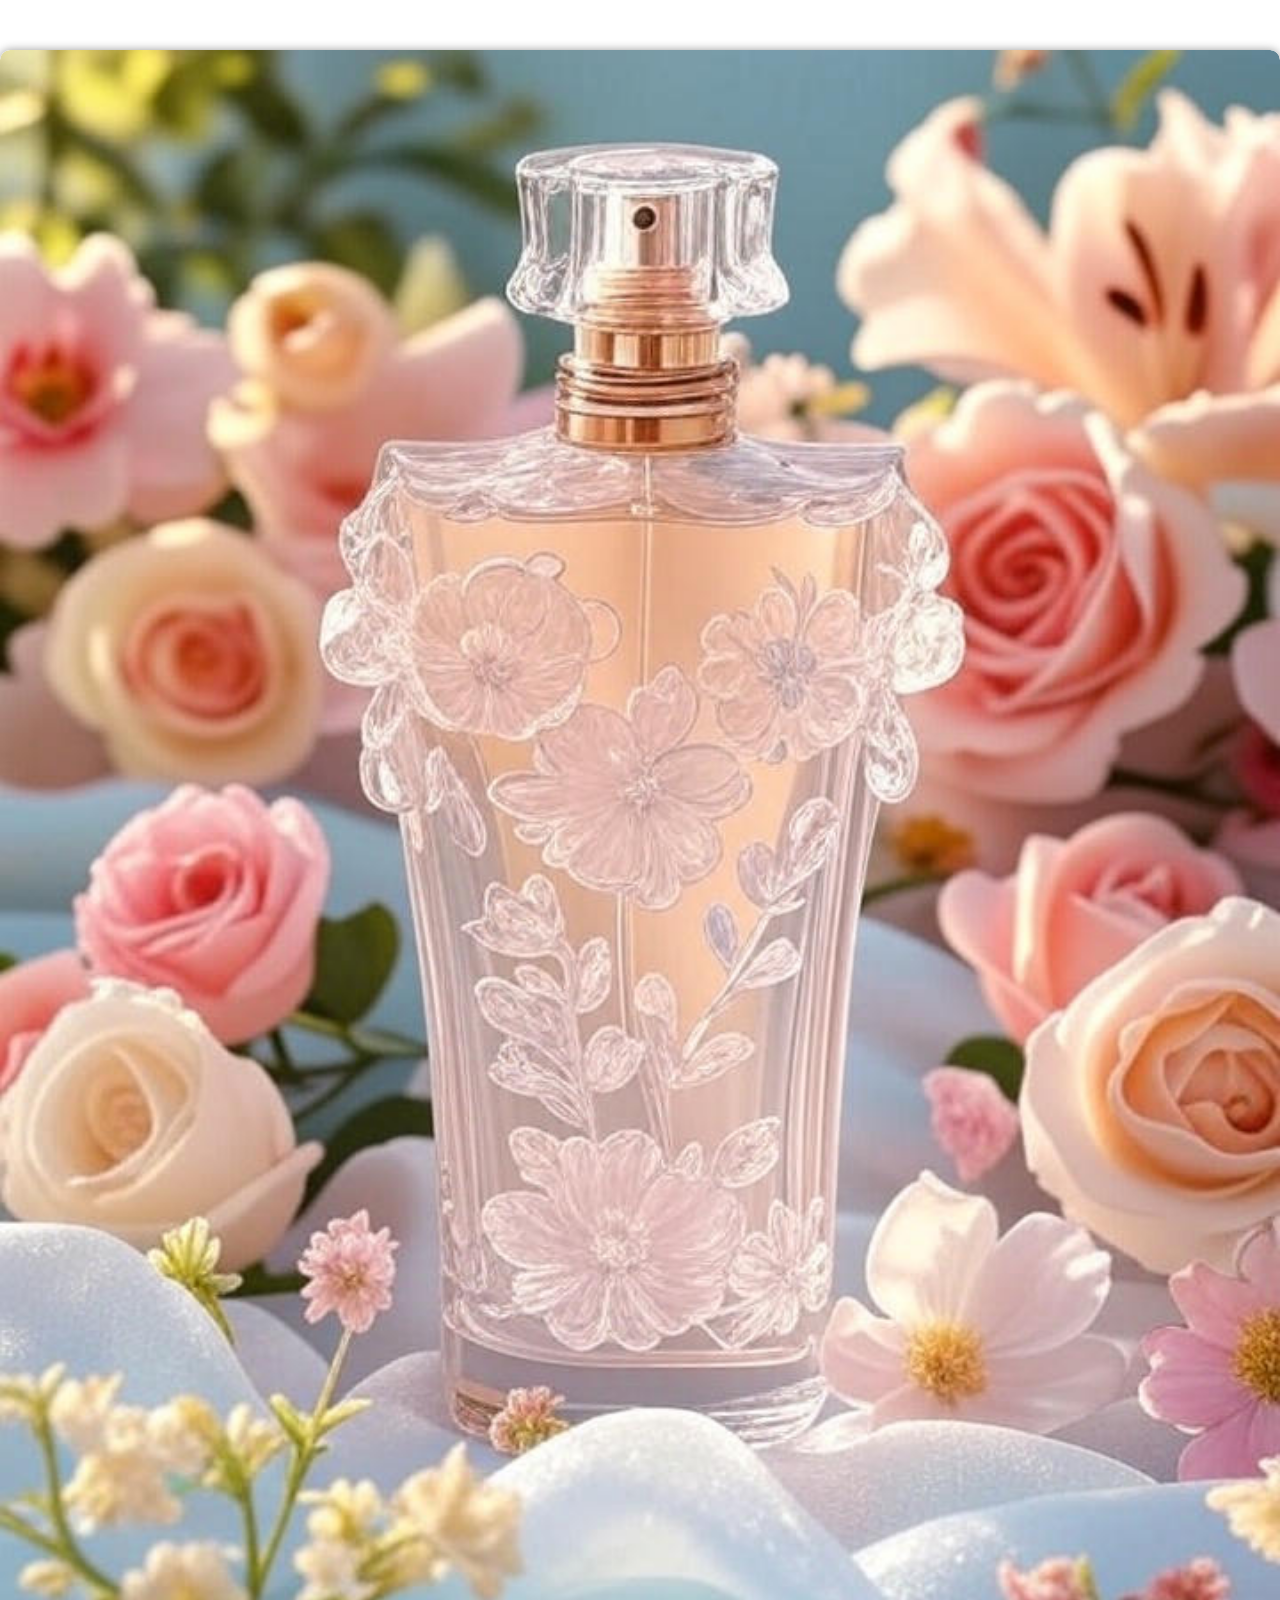
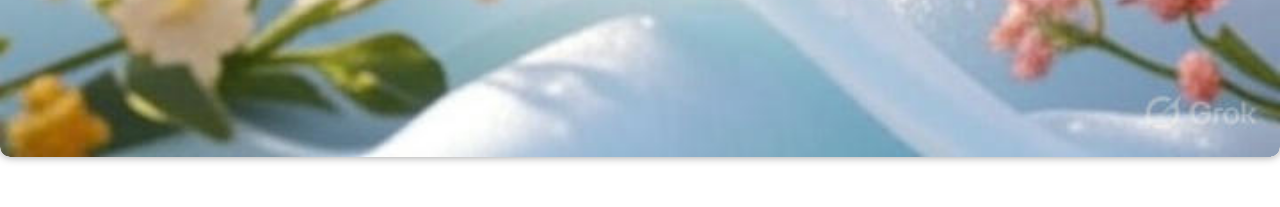
<file: Slide.html>
<!DOCTYPE html>
<html lang="en">
<head>
  <meta charset="UTF-8">
  <title>Image Slider</title>
  <style>
    * { box-sizing: border-box; }
    body { margin: 0; font-family: sans-serif; }

    .slider {
      width: 100%;
      max-width:100%;
      height:0 auto;
      margin: 50px auto;
      overflow: hidden;
      border-radius: 10px;
      box-shadow: 0 0 10px rgba(0,0,0,0.4);
      position: relative;
    }

    .slides {
      display: flex;
      width: 300%;
      height: 100%;
      animation: slide 20s infinite;
    }

    .slides img {
       border-radius: 10px;
      width: 100%;
      height: auto;
      object-fit: contain;
    }

    @keyframes slide {
      0%   { margin-left: 0%;   }
      33%  { margin-left: -100%; }
      66%  { margin-left: -100%; }
      100% { margin-left: 0%;   }
    }
  </style>
</head>
<body>

  <div class="slider">
    <div class="slides">
      <img src="1761585419_1760625054_perfume1.jpg" alt="Picha 1">
      <img src="1761585515_1760640890_1760625282_perfume3.jpg" alt="Picha 2">
      <img src="1761585419_1760625054_perfume1.jpg" alt="Picha 3">
    </div>
  </div>

</body>
</html>
</file>
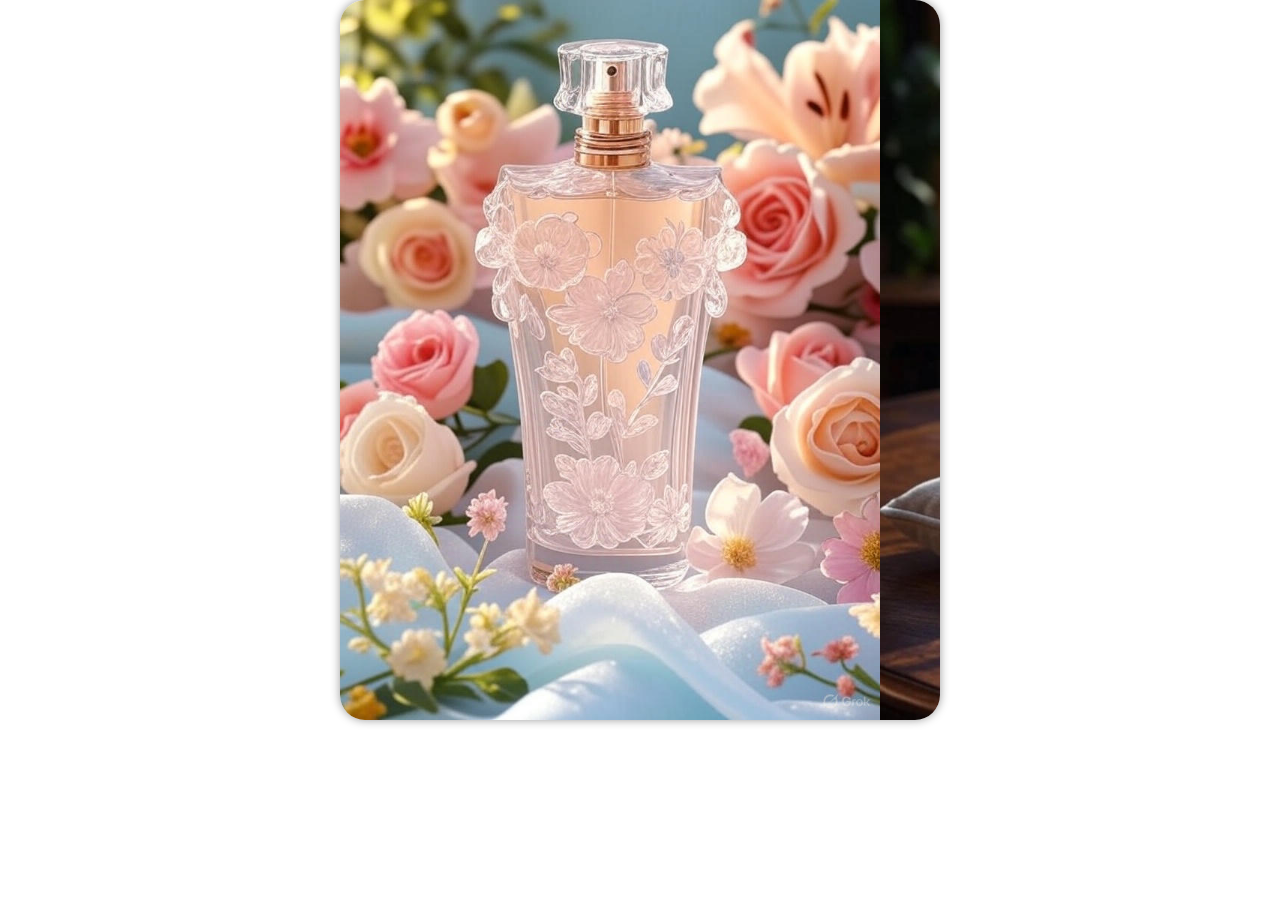
<file: Slide2.html>
<!DOCTYPE html>
<html lang="en">
<head>
  <meta charset="UTF-8">
  <title>Manual Touch Image Slider</title>
  <style>
    * { box-sizing: border-box; }
    body { margin: 0; font-family: sans-serif; }

    .slider {
      width: 90%;
      max-width:600px; 
      height: auto;
      margin: 0 auto;
      overflow:hidden;
      border-radius: 25px;
      box-shadow: 0 0 10px rgba(0,0,0,0.4);
      position: relative;
    }

    .slides {
      display: flex;
      transition: transform 0.4s ease-in-out;
    }

    .slides img {
      width: 90%;
      height: auto;
      margin:0 auto;
      object-fit: contain;
      flex-shrink: 0;
    }
  
  </style>
</head>
<body>

  <div class="slider" id="slider">
    <div class="slides" id="slides">
      <img src="1761585419_1760625054_perfume1.jpg" alt="Picha 1">
      <img src="1761585515_1760640890_1760625282_perfume3.jpg" alt="Picha 2">
      <img src="perfume3.jpg" alt="Picha 3">
    </div>
  </div>

  <script>
    const slides = document.getElementById('slides');
    const slider = document.getElementById('slider');
    const totalSlides = slides.children.length;
    let index = 0;

    let startX = 0;
    let currentX = 0;

    slider.addEventListener('touchstart', (e) => {
      startX = e.touches[0].clientX;
    });

    slider.addEventListener('touchmove', (e) => {
      currentX = e.touches[0].clientX;
    });

    slider.addEventListener('touchend', () => {
      const diff = currentX - startX;
      if (diff > 50) {
        // Swipe right
        index = Math.max(index - 1, 0);
      } else if (diff < -50) {
        // Swipe left
        index = Math.min(index + 1, totalSlides - 1);
      }
      slides.style.transform = `translateX(-${index * 100}%)`;
    });
  </script>

</body>
</html>
</file>
